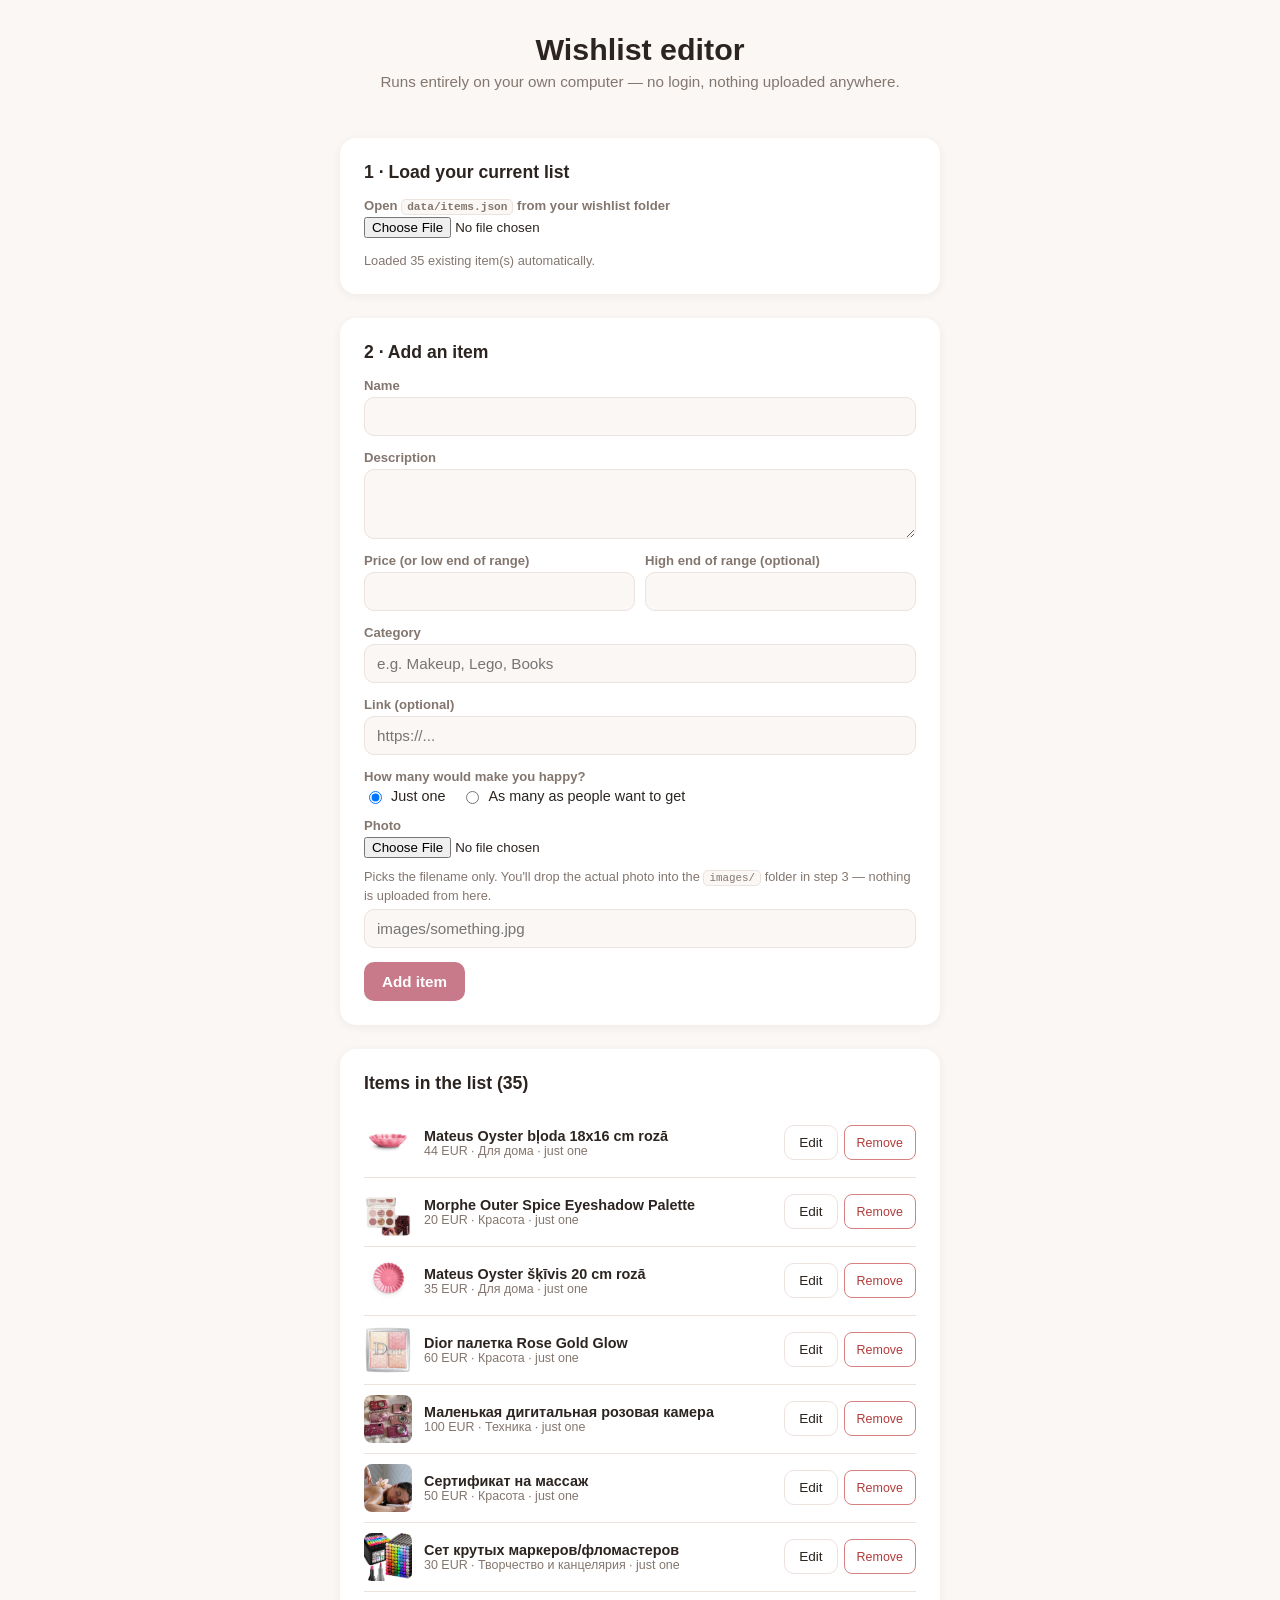
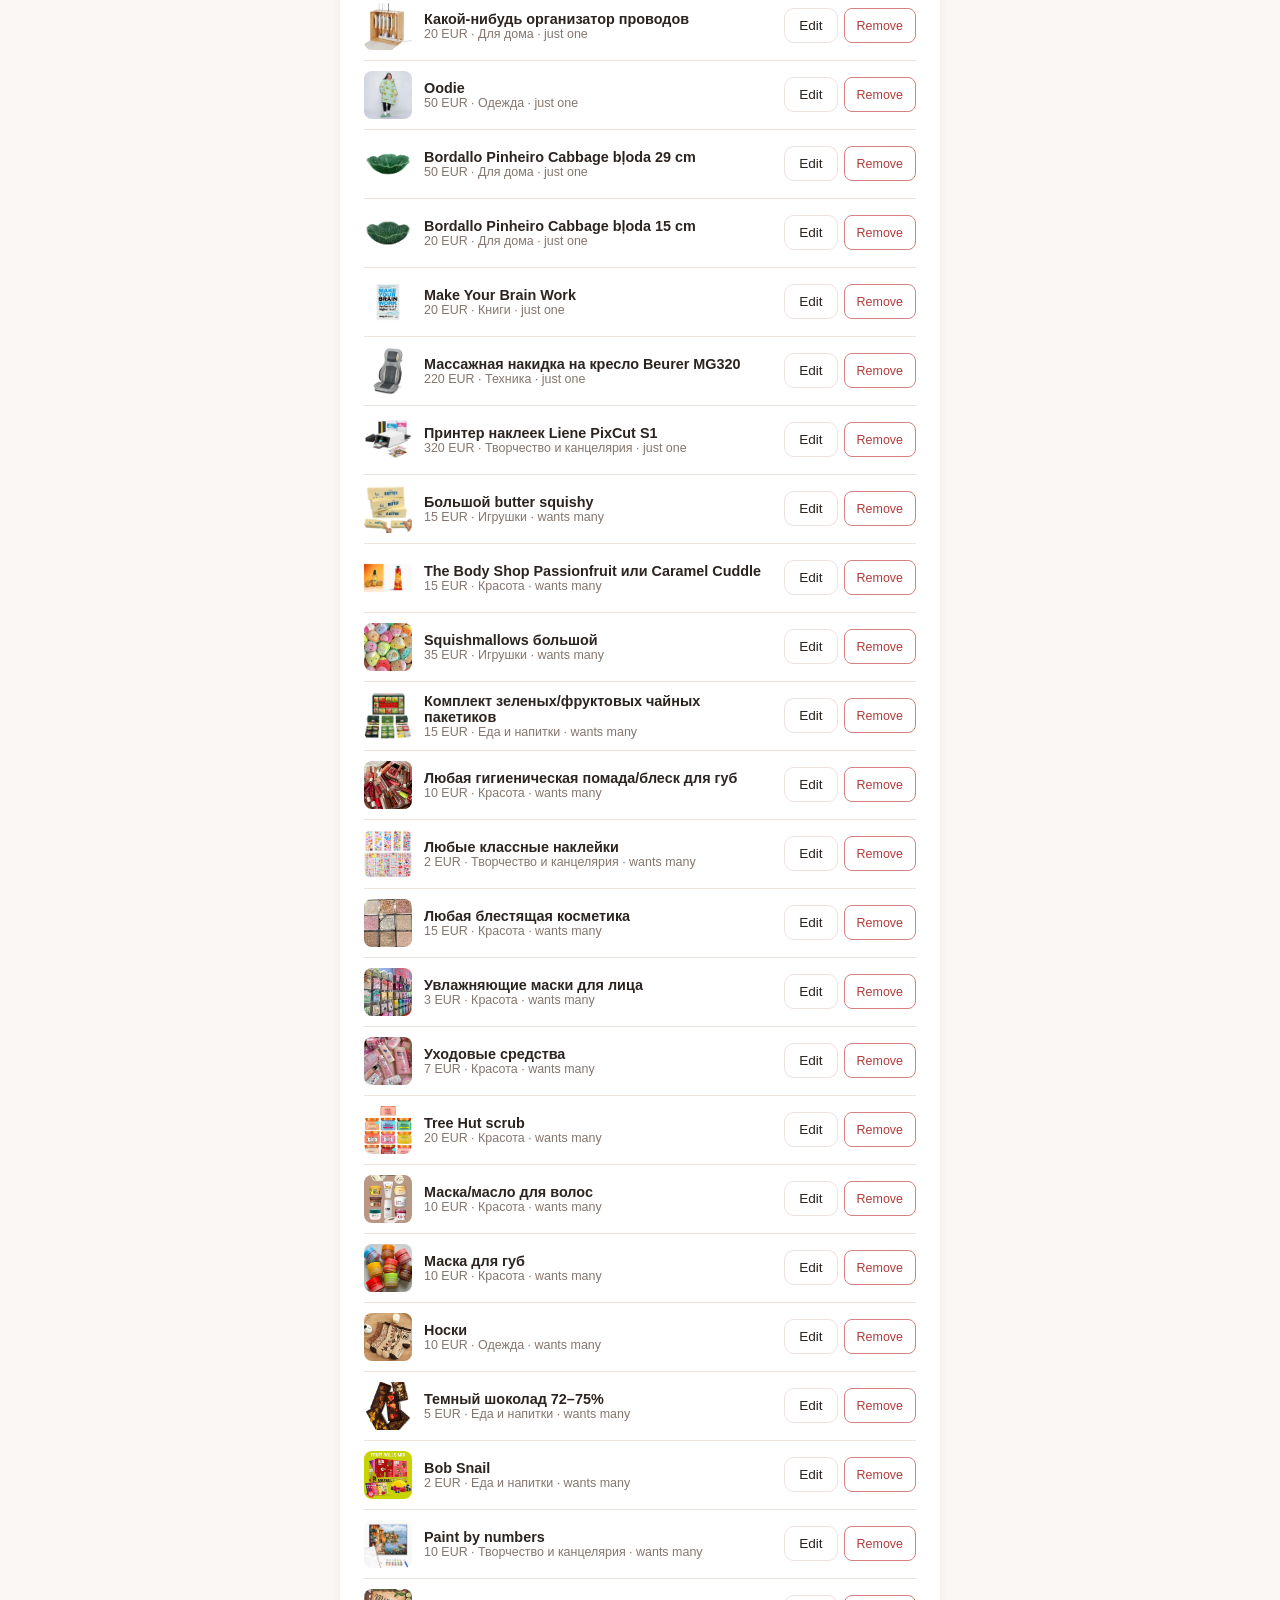
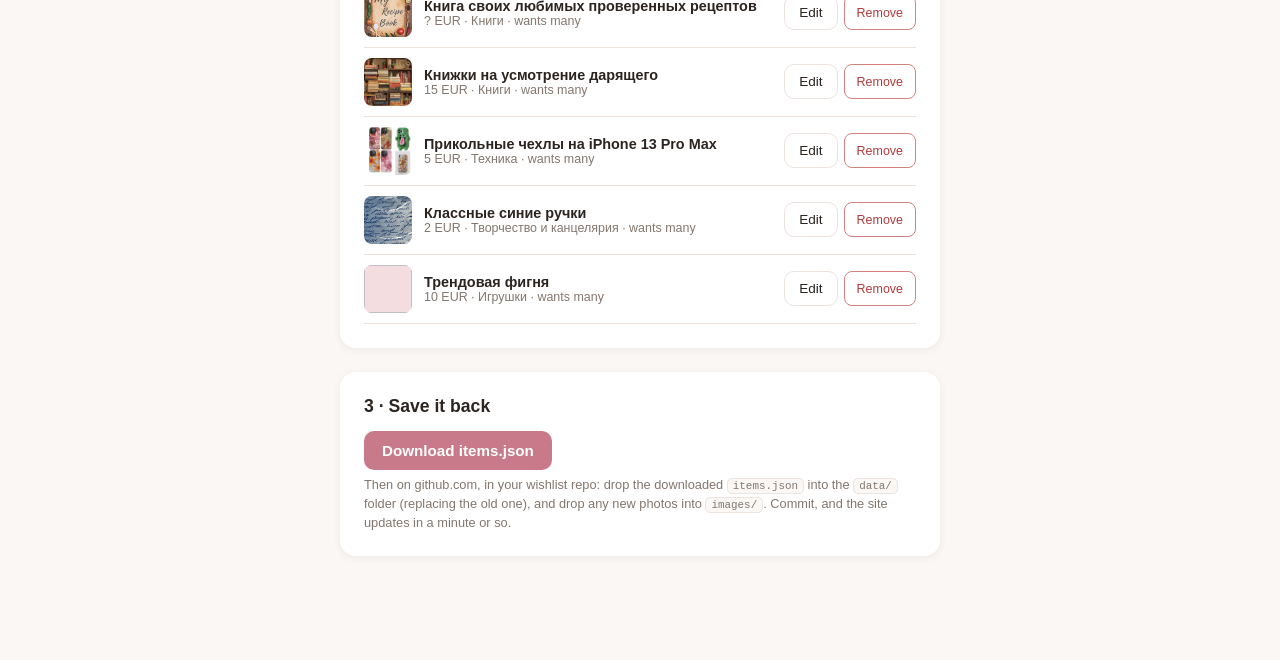
<file: tools/editor.html>
<!DOCTYPE html>
<html lang="en">
<head>
<meta charset="UTF-8" />
<meta name="viewport" content="width=device-width, initial-scale=1.0" />
<title>Wishlist editor</title>
<link rel="stylesheet" href="../css/style.css" />
</head>
<body>

<header class="page-header">
  <h1>Wishlist editor</h1>
  <p>Runs entirely on your own computer — no login, nothing uploaded anywhere.</p>
</header>

<div class="admin-wrap">

  <div class="admin-card">
    <h2>1 · Load your current list</h2>
    <div class="field">
      <label for="load-input">Open <code>data/items.json</code> from your wishlist folder</label>
      <input type="file" id="load-input" accept=".json,application/json" />
    </div>
    <p class="hint" id="load-status">Or just start adding items below to build a list from scratch.</p>
  </div>

  <div class="admin-card">
    <h2 id="form-title">2 · Add an item</h2>
    <form id="item-form">
      <div class="field">
        <label for="item-name">Name</label>
        <input type="text" id="item-name" required />
      </div>
      <div class="field">
        <label for="item-description">Description</label>
        <textarea id="item-description"></textarea>
      </div>
      <div class="price-row">
        <div class="field">
          <label for="item-price-min">Price (or low end of range)</label>
          <input type="number" id="item-price-min" min="0" step="0.01" required />
        </div>
        <div class="field">
          <label for="item-price-max">High end of range (optional)</label>
          <input type="number" id="item-price-max" min="0" step="0.01" />
        </div>
      </div>
      <div class="field">
        <label for="item-category">Category</label>
        <input type="text" id="item-category" list="category-list" placeholder="e.g. Makeup, Lego, Books" />
        <datalist id="category-list"></datalist>
      </div>
      <div class="field">
        <label for="item-link">Link (optional)</label>
        <input type="url" id="item-link" placeholder="https://..." />
      </div>
      <div class="field">
        <label>How many would make you happy?</label>
        <div class="radio-row">
          <label><input type="radio" name="quantityType" value="single" checked /> Just one</label>
          <label><input type="radio" name="quantityType" value="multiple" /> As many as people want to get</label>
        </div>
      </div>
      <div class="field">
        <label for="item-image">Photo</label>
        <input type="file" id="item-image" accept="image/*" />
        <p class="hint">Picks the filename only. You'll drop the actual photo into the
          <code>images/</code> folder in step 3 — nothing is uploaded from here.</p>
        <input type="text" id="item-image-path" placeholder="images/something.jpg" />
        <img id="image-preview" class="hidden" style="width:80px;height:80px;object-fit:cover;border-radius:8px;margin-top:6px;" />
      </div>
      <button type="submit" class="primary" id="submit-btn">Add item</button>
      <button type="button" class="secondary hidden" id="cancel-edit-btn">Cancel edit</button>
      <div id="form-msg"></div>
    </form>
  </div>

  <div class="admin-card">
    <h2>Items in the list (<span id="item-count">0</span>)</h2>
    <div id="items-list"></div>
  </div>

  <div class="admin-card">
    <h2>3 · Save it back</h2>
    <button type="button" class="primary" id="download-btn">Download items.json</button>
    <div id="download-msg"></div>
    <p class="hint">
      Then on github.com, in your wishlist repo: drop the downloaded
      <code>items.json</code> into the <code>data/</code> folder (replacing the old one),
      and drop any new photos into <code>images/</code>. Commit, and the site
      updates in a minute or so.
    </p>
    <div id="image-todo"></div>
  </div>

</div>

<script type="module" src="editor.js"></script>
</body>
</html>
</file>
<file: css/style.css>
:root {
  --bg: #faf7f5;
  --card-bg: #ffffff;
  --text: #2b2420;
  --text-muted: #83766e;
  --accent: #c8798a;
  --accent-soft: #f4dde1;
  --border: #ece3df;
  --claimed: #9c9188;
  --available: #4f8f6b;
  --gold: #c99a2e;
  --gold-soft: #fdf3dc;
  --radius: 16px;
  --shadow: 0 2px 10px rgba(43, 36, 32, 0.06);
  --shadow-hover: 0 8px 24px rgba(43, 36, 32, 0.12);
  font-size: 16px;
}

* { box-sizing: border-box; }

body {
  margin: 0;
  font-family: -apple-system, BlinkMacSystemFont, "Segoe UI", Roboto, Helvetica, Arial, sans-serif;
  background: var(--bg);
  color: var(--text);
  -webkit-font-smoothing: antialiased;
}

/* Language switch — fixed to the corner so it stays put regardless of
   header height, and out of the way of the centered header text. */
.lang-switch {
  position: fixed;
  top: 14px;
  right: 14px;
  z-index: 10;
  display: flex;
  gap: 2px;
  background: var(--card-bg);
  border: 1px solid var(--border);
  border-radius: 999px;
  padding: 3px;
  box-shadow: var(--shadow);
}

.lang-btn {
  border: none;
  background: transparent;
  color: var(--text-muted);
  font-size: 0.78rem;
  font-weight: 700;
  letter-spacing: 0.02em;
  padding: 5px 11px;
  border-radius: 999px;
  cursor: pointer;
}

.lang-btn.active {
  background: var(--accent);
  color: white;
}

header.page-header {
  padding: 32px 20px 16px;
  text-align: center;
}

header.page-header h1 {
  margin: 0 0 6px;
  font-size: 1.9rem;
  font-weight: 700;
}

header.page-header p {
  margin: 0;
  color: var(--text-muted);
  font-size: 0.95rem;
}

.notice {
  width: calc(100% - 40px);
  max-width: 1060px;
  margin: 12px auto 0;
  padding: 10px 16px;
  border-radius: 10px;
  background: #fdf3e0;
  color: #8a6320;
  font-size: 0.85rem;
  line-height: 1.4;
}

.controls {
  max-width: 1100px;
  margin: 20px auto 0;
  padding: 0 20px;
  display: flex;
  flex-direction: column;
  gap: 12px;
}

.controls-row {
  display: flex;
  gap: 10px;
  flex-wrap: wrap;
  align-items: center;
}

#search-input {
  flex: 1 1 200px;
  padding: 10px 14px;
  border: 1px solid var(--border);
  border-radius: 999px;
  font-size: 0.95rem;
  background: var(--card-bg);
  color: var(--text);
}

#sort-select {
  padding: 10px 14px;
  border: 1px solid var(--border);
  border-radius: 999px;
  font-size: 0.9rem;
  background: var(--card-bg);
  color: var(--text);
}

.chip-row {
  display: flex;
  gap: 8px;
  flex-wrap: wrap;
  overflow-x: auto;
  padding-bottom: 4px;
}

.chip {
  border: 1px solid var(--border);
  background: var(--card-bg);
  color: var(--text-muted);
  padding: 7px 14px;
  border-radius: 999px;
  font-size: 0.85rem;
  cursor: pointer;
  white-space: nowrap;
  transition: all 0.15s ease;
}

.chip:hover { border-color: var(--accent); }

.chip.active {
  background: var(--accent);
  border-color: var(--accent);
  color: white;
}

main {
  max-width: 1100px;
  margin: 0 auto;
  padding: 24px 20px 32px;
}

#empty-state {
  text-align: center;
  color: var(--text-muted);
  padding: 60px 20px;
  display: none;
}

.grid {
  display: grid;
  grid-template-columns: repeat(auto-fill, minmax(220px, 1fr));
  gap: 20px;
}

.card {
  background: var(--card-bg);
  border-radius: var(--radius);
  box-shadow: var(--shadow);
  overflow: hidden;
  display: flex;
  flex-direction: column;
  transition: box-shadow 0.2s ease, transform 0.2s ease;
  position: relative;
}

.card:hover {
  box-shadow: var(--shadow-hover);
  transform: translateY(-2px);
}

.card.is-claimed {
  opacity: 0.6;
}

/* The star from the wishlist slides — "прямо очень хочу и давно хочу".
   A gold frame instead of an icon, explained by .gold-legend up top. */
.card.is-starred {
  border: 2px solid var(--gold);
  background: var(--gold-soft);
  box-shadow: 0 2px 14px rgba(201, 154, 46, 0.22);
}

/* The photo sits on the gold too, so the letterboxed ones don't show white. */
.card.is-starred .card-image-wrap,
.card.is-starred .claim-toggle {
  background: var(--gold-soft);
}

.card.is-starred:hover {
  box-shadow: 0 8px 26px rgba(201, 154, 46, 0.32);
}

.card-image-wrap {
  width: 100%;
  aspect-ratio: 1 / 1;
  background: var(--accent-soft);
  overflow: hidden;
}

.card-image-wrap img {
  width: 100%;
  height: 100%;
  object-fit: cover;
  display: block;
}

.card-body {
  padding: 14px 16px 16px;
  display: flex;
  flex-direction: column;
  gap: 6px;
  flex: 1;
}

/* Not printed on the cards any more — the categories only drive the chip
   filter. Kept in case they should show up on the card again. */
.card-category {
  font-size: 0.72rem;
  text-transform: uppercase;
  letter-spacing: 0.04em;
  color: var(--accent);
  font-weight: 600;
}

.card-name {
  font-size: 1.02rem;
  font-weight: 600;
  margin: 0;
  line-height: 1.3;
}

.card-desc {
  font-size: 0.88rem;
  color: var(--text-muted);
  margin: 0;
  line-height: 1.4;
}

.card-price {
  font-size: 0.95rem;
  font-weight: 600;
  margin-top: 2px;
}

.card-footer {
  margin-top: auto;
  padding-top: 10px;
  display: flex;
  align-items: center;
  justify-content: space-between;
  gap: 8px;
}

/* Cards for things with a shop page: the name is the link. Dotted underline
   so it reads as clickable without shouting, solid on hover. */
.card-name-link {
  color: inherit;
  text-decoration: underline;
  text-decoration-style: dotted;
  text-decoration-color: var(--accent);
  text-underline-offset: 3px;
}

.card-name-link:hover {
  color: var(--accent);
  text-decoration-style: solid;
}

.claim-toggle {
  display: flex;
  align-items: center;
  gap: 6px;
  cursor: pointer;
  font-size: 0.82rem;
  border: 1px solid var(--border);
  padding: 6px 10px;
  border-radius: 999px;
  background: var(--bg);
  color: var(--available);
  font-weight: 600;
  user-select: none;
}

.claim-toggle input { accent-color: var(--available); width: 15px; height: 15px; }

.claim-toggle.checked {
  color: var(--claimed);
  border-color: var(--claimed);
}

.multi-badge {
  font-size: 0.78rem;
  color: var(--text-muted);
  font-style: italic;
}

.claimed-ribbon {
  position: absolute;
  top: 12px;
  left: -32px;
  transform: rotate(-40deg);
  background: var(--claimed);
  color: white;
  font-size: 0.68rem;
  font-weight: 700;
  letter-spacing: 0.04em;
  text-transform: uppercase;
  padding: 4px 36px;
  pointer-events: none;
}

/* "Own ideas welcome" line under the page title. Scoped to the header so
   it outranks the `header.page-header p` rule above. */
header.page-header .rules-note {
  max-width: 640px;
  margin: 12px auto 0;
  padding: 9px 18px;
  border-radius: 999px;
  background: var(--accent-soft);
  color: var(--text);
  font-size: 0.9rem;
  line-height: 1.45;
}

header.page-header .rules-note a {
  color: var(--accent);
  font-weight: 600;
}

/* Legend for the gold-framed cards. .gold-key is a miniature of the frame. */
header.page-header .gold-legend {
  display: flex;
  align-items: center;
  justify-content: center;
  gap: 8px;
  margin: 10px 0 0;
  font-size: 0.85rem;
  color: var(--text-muted);
}

.gold-key {
  width: 22px;
  height: 16px;
  border: 2px solid var(--gold);
  border-radius: 5px;
  background: var(--gold-soft);
}

/* Interests, at the foot of the list. */
.interests {
  max-width: 1100px;
  margin: 0 auto;
  padding: 8px 20px 40px;
}

.interests h2 {
  margin: 0 0 20px;
  padding-top: 28px;
  border-top: 1px solid var(--border);
  font-size: 1.2rem;
  text-align: center;
}

.interest-list {
  list-style: none;
  margin: 0;
  padding: 0;
  display: grid;
  grid-template-columns: repeat(auto-fill, minmax(230px, 1fr));
  gap: 12px;
}

.interest-list li {
  display: flex;
  gap: 10px;
  align-items: baseline;
  padding: 13px 16px;
  background: var(--card-bg);
  border-radius: var(--radius);
  box-shadow: var(--shadow);
  font-size: 0.88rem;
  color: var(--text-muted);
}

.interest-list strong {
  color: var(--text);
  font-weight: 600;
}

.interest-emoji {
  flex: none;
  font-size: 1.05rem;
  line-height: 1;
}

/* Two "interests" sections run back to back, so only the first one needs the
   big gap above its rule. */
#about { padding-top: 0; }


.swatch {
  display: inline-block;
  width: 13px;
  height: 13px;
  margin: 0 1px;
  border-radius: 50%;
  background: var(--c);
  border: 1px solid rgba(43, 36, 32, 0.14);
  vertical-align: -1px;
}

footer.page-footer {
  text-align: center;
  padding: 20px;
  font-size: 0.78rem;
  color: var(--text-muted);
}

footer.page-footer a { color: var(--accent); }

/* Admin page */
.admin-wrap {
  max-width: 640px;
  margin: 0 auto;
  padding: 32px 20px 80px;
}

.admin-card {
  background: var(--card-bg);
  border-radius: var(--radius);
  box-shadow: var(--shadow);
  padding: 24px;
  margin-bottom: 24px;
}

.admin-card h2 {
  margin-top: 0;
  font-size: 1.1rem;
}

.field {
  display: flex;
  flex-direction: column;
  gap: 4px;
  margin-bottom: 14px;
}

.field label {
  font-size: 0.82rem;
  font-weight: 600;
  color: var(--text-muted);
}

.field input[type="text"],
.field input[type="number"],
.field input[type="email"],
.field input[type="password"],
.field input[type="url"],
.field textarea,
.field select {
  padding: 10px 12px;
  border: 1px solid var(--border);
  border-radius: 10px;
  font-size: 0.95rem;
  font-family: inherit;
  background: var(--bg);
  color: var(--text);
}

.field textarea { resize: vertical; min-height: 70px; }

.radio-row { display: flex; gap: 16px; }
.radio-row label { display: flex; align-items: center; gap: 6px; font-weight: 500; color: var(--text); font-size: 0.9rem; }

.price-row { display: flex; gap: 10px; }
.price-row .field { flex: 1; }

button.primary {
  background: var(--accent);
  color: white;
  border: none;
  padding: 11px 18px;
  border-radius: 10px;
  font-size: 0.95rem;
  font-weight: 600;
  cursor: pointer;
}

button.primary:hover { opacity: 0.92; }
button.primary:disabled { opacity: 0.5; cursor: not-allowed; }

button.secondary {
  background: transparent;
  border: 1px solid var(--border);
  color: var(--text);
  padding: 9px 14px;
  border-radius: 10px;
  font-size: 0.85rem;
  cursor: pointer;
}

button.danger {
  background: transparent;
  border: 1px solid #d98080;
  color: #b23b3b;
  padding: 7px 12px;
  border-radius: 8px;
  font-size: 0.78rem;
  cursor: pointer;
}

.admin-item-row {
  display: flex;
  gap: 12px;
  align-items: center;
  padding: 10px 0;
  border-bottom: 1px solid var(--border);
}

.admin-item-row img {
  width: 48px;
  height: 48px;
  object-fit: cover;
  border-radius: 8px;
  flex-shrink: 0;
  background: var(--accent-soft);
}

.admin-item-row .info { flex: 1; min-width: 0; }
.admin-item-row .info .name { font-weight: 600; font-size: 0.9rem; }
.admin-item-row .info .meta { font-size: 0.78rem; color: var(--text-muted); }

.admin-item-row .actions { display: flex; gap: 6px; }

#auth-status { font-size: 0.85rem; color: var(--text-muted); margin-bottom: 10px; }

.hidden { display: none !important; }

.hint {
  font-size: 0.8rem;
  color: var(--text-muted);
  line-height: 1.45;
  margin: 6px 0 0;
}

code {
  background: var(--bg);
  border: 1px solid var(--border);
  border-radius: 5px;
  padding: 1px 5px;
  font-size: 0.85em;
}

.msg { font-size: 0.85rem; padding: 8px 12px; border-radius: 8px; margin-top: 8px; }
.msg.error { background: #fbe4e4; color: #9c3a3a; }
.msg.success { background: #e2f2e8; color: #2f7a4f; }

@media (max-width: 480px) {
  header.page-header h1 { font-size: 1.5rem; }
  .grid { grid-template-columns: repeat(auto-fill, minmax(150px, 1fr)); gap: 14px; }
  .card-body { padding: 10px 12px 12px; }
  .lang-switch { top: 10px; right: 10px; }
  .lang-btn { padding: 4px 9px; font-size: 0.72rem; }
}
</file>
